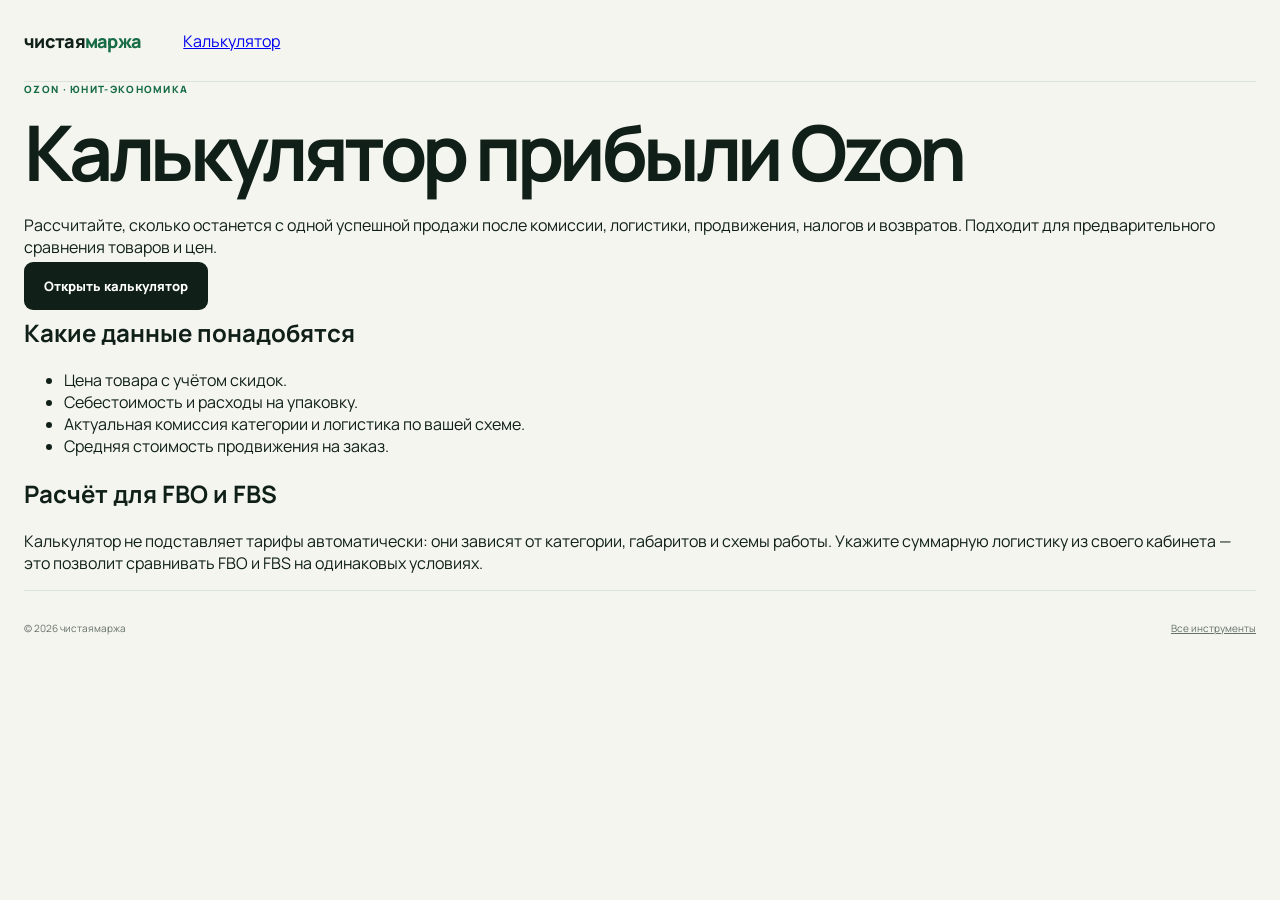
<file: kalkulyator-ozon.html>
<!doctype html><html lang="ru"><head><meta charset="UTF-8"><meta name="viewport" content="width=device-width,initial-scale=1"><title>Калькулятор прибыли Ozon — расчёт юнит-экономики</title><meta name="description" content="Бесплатный расчёт прибыли товара на Ozon: комиссия, логистика, реклама, налог и возвраты."><link rel="canonical" href="https://texyty.github.io/chistaya-marzha/kalkulyator-ozon.html"><link rel="icon" href="favicon.svg" type="image/svg+xml"><link rel="stylesheet" href="styles.css"></head><body><header class="topbar"><a class="brand" href="index.html">чистая<span>маржа</span></a><a class="ghost-link" href="index.html#calculator">Калькулятор</a></header><main><article class="platform-page"><div class="eyebrow">Ozon · юнит-экономика</div><h1>Калькулятор прибыли Ozon</h1><p>Рассчитайте, сколько останется с одной успешной продажи после комиссии, логистики, продвижения, налогов и возвратов. Подходит для предварительного сравнения товаров и цен.</p><a class="primary" href="index.html#calculator">Открыть калькулятор</a><h2>Какие данные понадобятся</h2><ul><li>Цена товара с учётом скидок.</li><li>Себестоимость и расходы на упаковку.</li><li>Актуальная комиссия категории и логистика по вашей схеме.</li><li>Средняя стоимость продвижения на заказ.</li></ul><h2>Расчёт для FBO и FBS</h2><p>Калькулятор не подставляет тарифы автоматически: они зависят от категории, габаритов и схемы работы. Укажите суммарную логистику из своего кабинета — это позволит сравнивать FBO и FBS на одинаковых условиях.</p></article></main><footer><span>© 2026 чистаямаржа</span><a href="index.html">Все инструменты</a></footer></body></html>
</file>
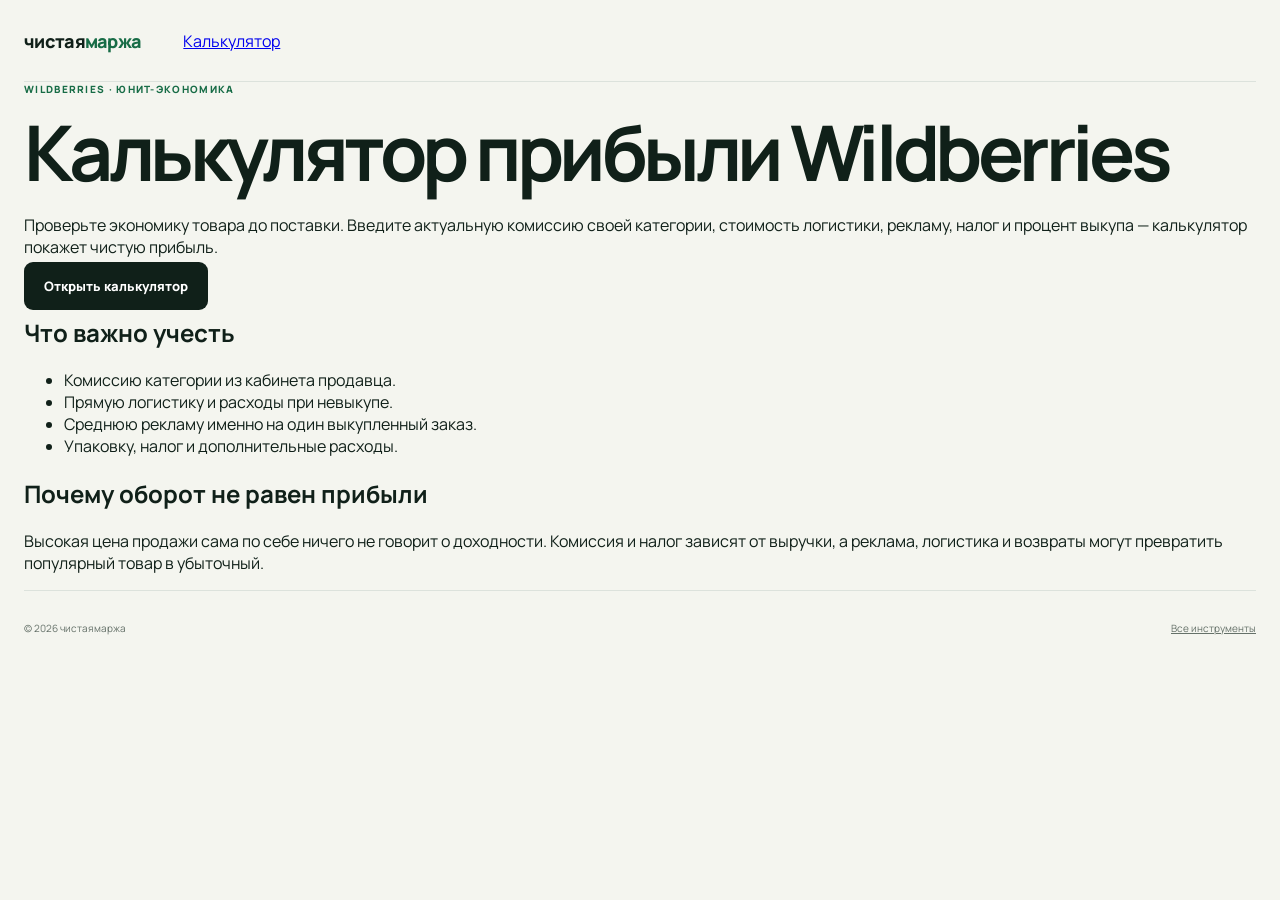
<file: kalkulyator-wildberries.html>
<!doctype html><html lang="ru"><head><meta charset="UTF-8"><meta name="viewport" content="width=device-width,initial-scale=1"><title>Калькулятор прибыли Wildberries — бесплатно</title><meta name="description" content="Рассчитайте прибыль товара на Wildberries с учётом комиссии, логистики, рекламы, налога и процента выкупа."><link rel="canonical" href="https://texyty.github.io/chistaya-marzha/kalkulyator-wildberries.html"><link rel="icon" href="favicon.svg" type="image/svg+xml"><link rel="stylesheet" href="styles.css"></head><body><header class="topbar"><a class="brand" href="index.html">чистая<span>маржа</span></a><a class="ghost-link" href="index.html#calculator">Калькулятор</a></header><main><article class="platform-page"><div class="eyebrow">Wildberries · юнит-экономика</div><h1>Калькулятор прибыли Wildberries</h1><p>Проверьте экономику товара до поставки. Введите актуальную комиссию своей категории, стоимость логистики, рекламу, налог и процент выкупа — калькулятор покажет чистую прибыль.</p><a class="primary" href="index.html#calculator">Открыть калькулятор</a><h2>Что важно учесть</h2><ul><li>Комиссию категории из кабинета продавца.</li><li>Прямую логистику и расходы при невыкупе.</li><li>Среднюю рекламу именно на один выкупленный заказ.</li><li>Упаковку, налог и дополнительные расходы.</li></ul><h2>Почему оборот не равен прибыли</h2><p>Высокая цена продажи сама по себе ничего не говорит о доходности. Комиссия и налог зависят от выручки, а реклама, логистика и возвраты могут превратить популярный товар в убыточный.</p></article></main><footer><span>© 2026 чистаямаржа</span><a href="index.html">Все инструменты</a></footer></body></html>
</file>
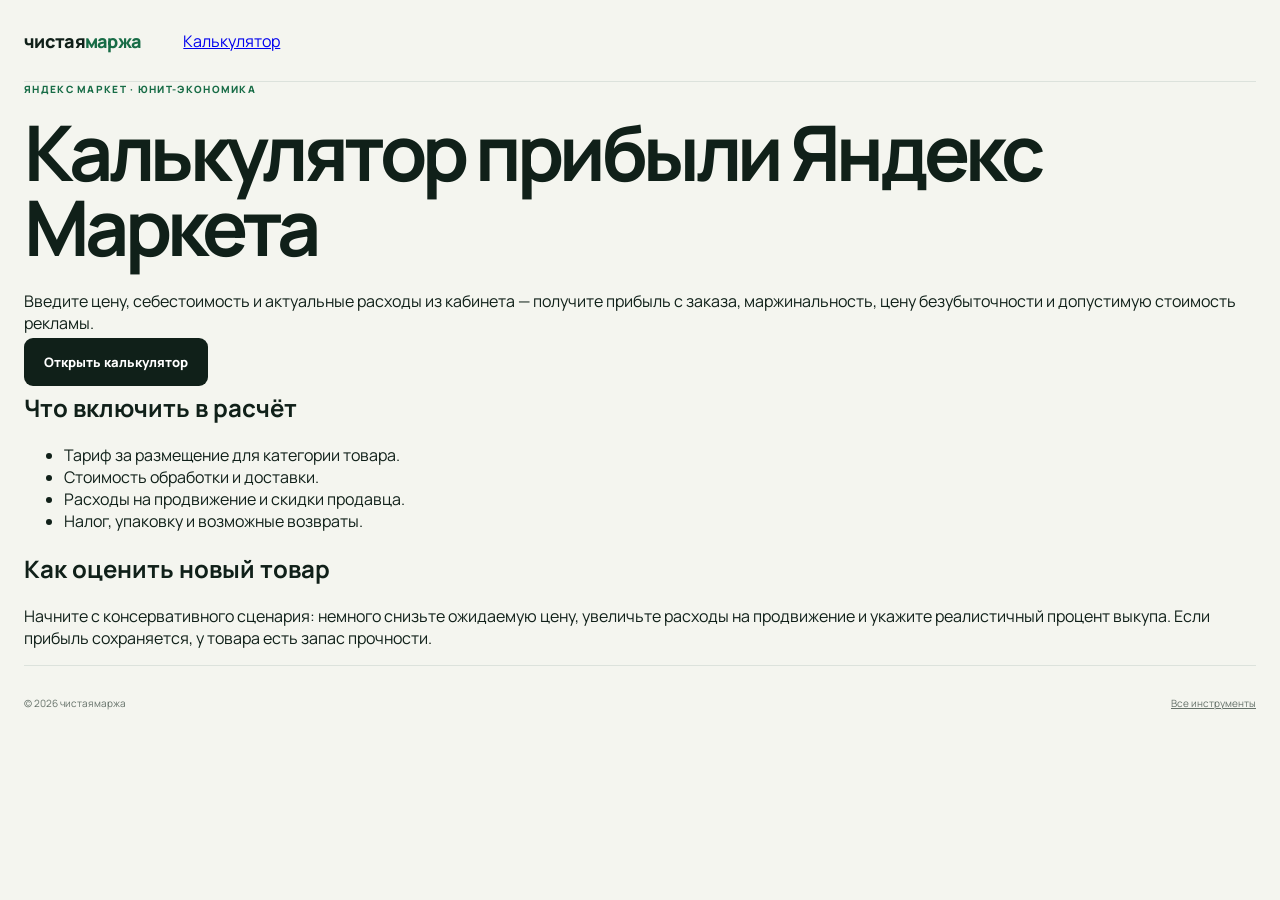
<file: kalkulyator-yandex-market.html>
<!doctype html><html lang="ru"><head><meta charset="UTF-8"><meta name="viewport" content="width=device-width,initial-scale=1"><title>Калькулятор прибыли Яндекс Маркета</title><meta name="description" content="Посчитайте чистую прибыль товара на Яндекс Маркете с учётом тарифов, доставки, рекламы и налогов."><link rel="canonical" href="https://texyty.github.io/chistaya-marzha/kalkulyator-yandex-market.html"><link rel="icon" href="favicon.svg" type="image/svg+xml"><link rel="stylesheet" href="styles.css"></head><body><header class="topbar"><a class="brand" href="index.html">чистая<span>маржа</span></a><a class="ghost-link" href="index.html#calculator">Калькулятор</a></header><main><article class="platform-page"><div class="eyebrow">Яндекс Маркет · юнит-экономика</div><h1>Калькулятор прибыли Яндекс Маркета</h1><p>Введите цену, себестоимость и актуальные расходы из кабинета — получите прибыль с заказа, маржинальность, цену безубыточности и допустимую стоимость рекламы.</p><a class="primary" href="index.html#calculator">Открыть калькулятор</a><h2>Что включить в расчёт</h2><ul><li>Тариф за размещение для категории товара.</li><li>Стоимость обработки и доставки.</li><li>Расходы на продвижение и скидки продавца.</li><li>Налог, упаковку и возможные возвраты.</li></ul><h2>Как оценить новый товар</h2><p>Начните с консервативного сценария: немного снизьте ожидаемую цену, увеличьте расходы на продвижение и укажите реалистичный процент выкупа. Если прибыль сохраняется, у товара есть запас прочности.</p></article></main><footer><span>© 2026 чистаямаржа</span><a href="index.html">Все инструменты</a></footer></body></html>
</file>
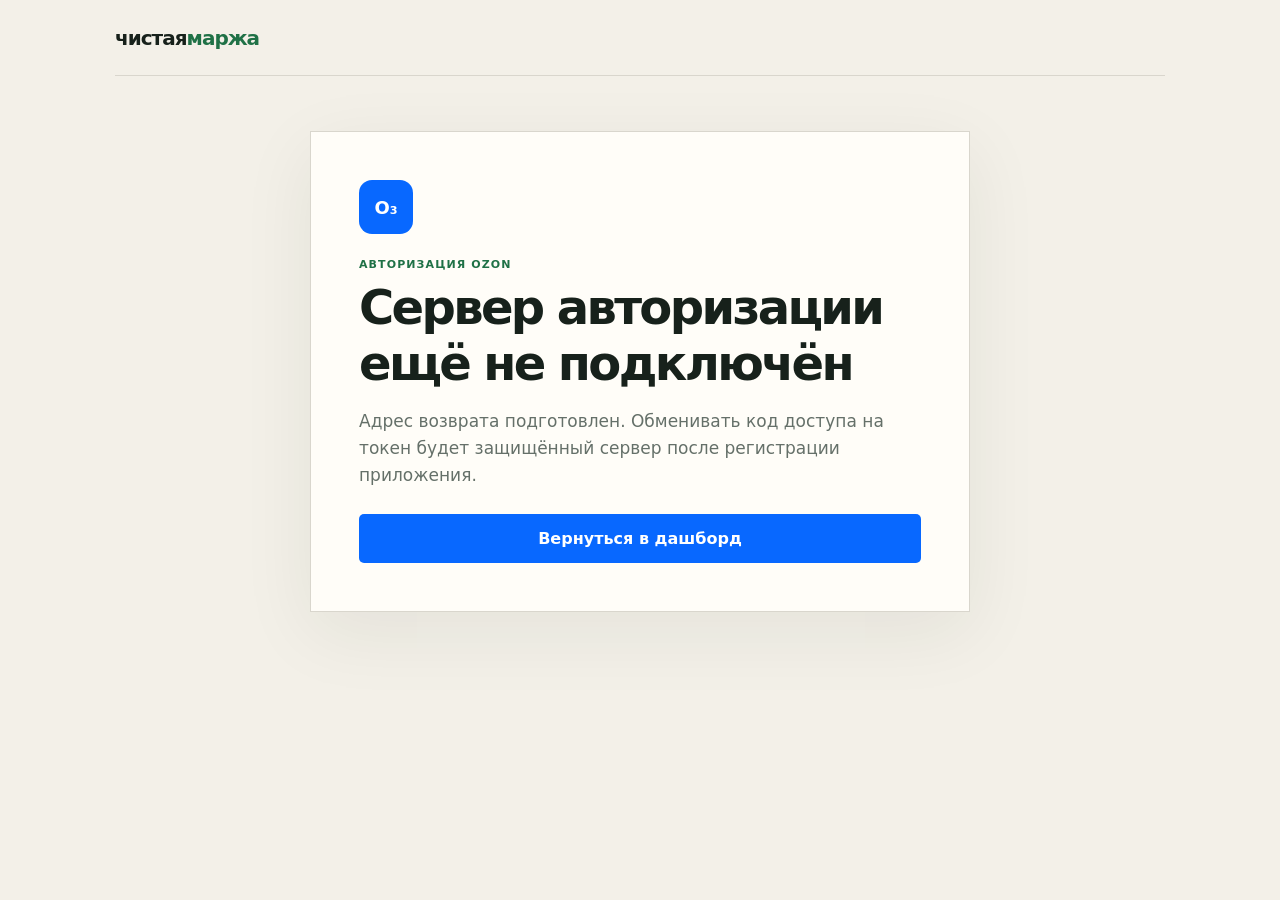
<file: oauth-callback.html>
<!doctype html><html lang="ru"><head><meta charset="UTF-8"><meta name="viewport" content="width=device-width,initial-scale=1"><meta name="robots" content="noindex,nofollow"><title>Подключение Ozon — Чистая маржа</title><link rel="stylesheet" href="connect.css"></head><body><header><a class="brand" href="index.html">чистая<span>маржа</span></a></header><main><section class="connect-card"><div class="service-mark">O₃</div><p class="eyebrow">Авторизация Ozon</p><h1 id="callback-title">Проверяем подключение…</h1><p class="lead" id="callback-text">Страница обрабатывает ответ Ozon.</p><a class="ozon-button" style="display:block;text-align:center;text-decoration:none" href="dashboard.html">Вернуться в дашборд</a></section></main><script>const p=new URLSearchParams(location.search);const error=p.get('error');document.querySelector('#callback-title').textContent=error?'Подключение не выполнено':'Сервер авторизации ещё не подключён';document.querySelector('#callback-text').textContent=error?'Ozon не предоставил доступ. Можно безопасно вернуться и попробовать позднее.':'Адрес возврата подготовлен. Обменивать код доступа на токен будет защищённый сервер после регистрации приложения.';history.replaceState({},'',location.pathname);</script></body></html>
</file>
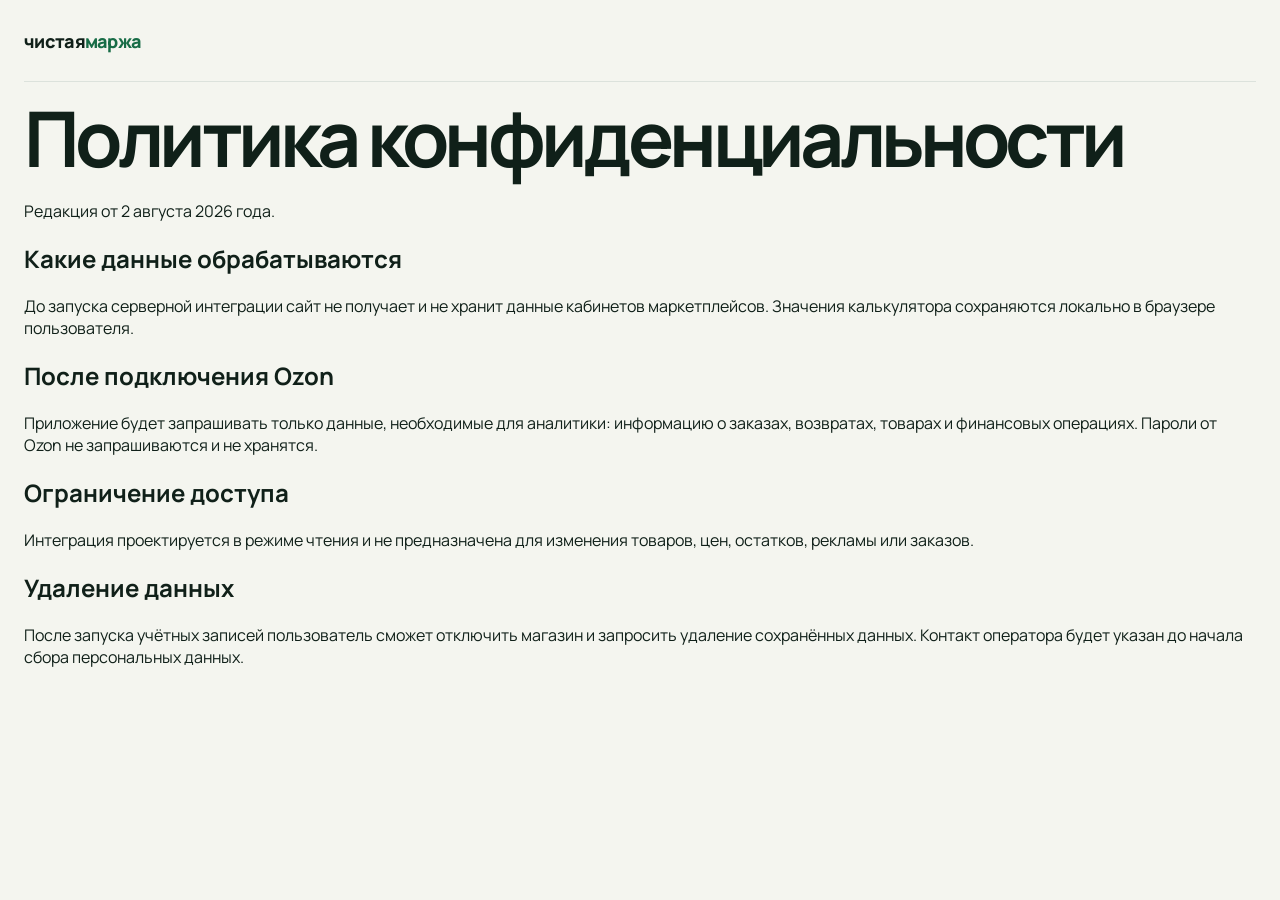
<file: privacy.html>
<!doctype html><html lang="ru"><head><meta charset="UTF-8"><meta name="viewport" content="width=device-width,initial-scale=1"><title>Политика конфиденциальности — Чистая маржа</title><link rel="stylesheet" href="styles.css"></head><body><header class="topbar"><a class="brand" href="index.html">чистая<span>маржа</span></a></header><main><article class="platform-page"><h1>Политика конфиденциальности</h1><p>Редакция от 2 августа 2026 года.</p><h2>Какие данные обрабатываются</h2><p>До запуска серверной интеграции сайт не получает и не хранит данные кабинетов маркетплейсов. Значения калькулятора сохраняются локально в браузере пользователя.</p><h2>После подключения Ozon</h2><p>Приложение будет запрашивать только данные, необходимые для аналитики: информацию о заказах, возвратах, товарах и финансовых операциях. Пароли от Ozon не запрашиваются и не хранятся.</p><h2>Ограничение доступа</h2><p>Интеграция проектируется в режиме чтения и не предназначена для изменения товаров, цен, остатков, рекламы или заказов.</p><h2>Удаление данных</h2><p>После запуска учётных записей пользователь сможет отключить магазин и запросить удаление сохранённых данных. Контакт оператора будет указан до начала сбора персональных данных.</p></article></main></body></html>
</file>
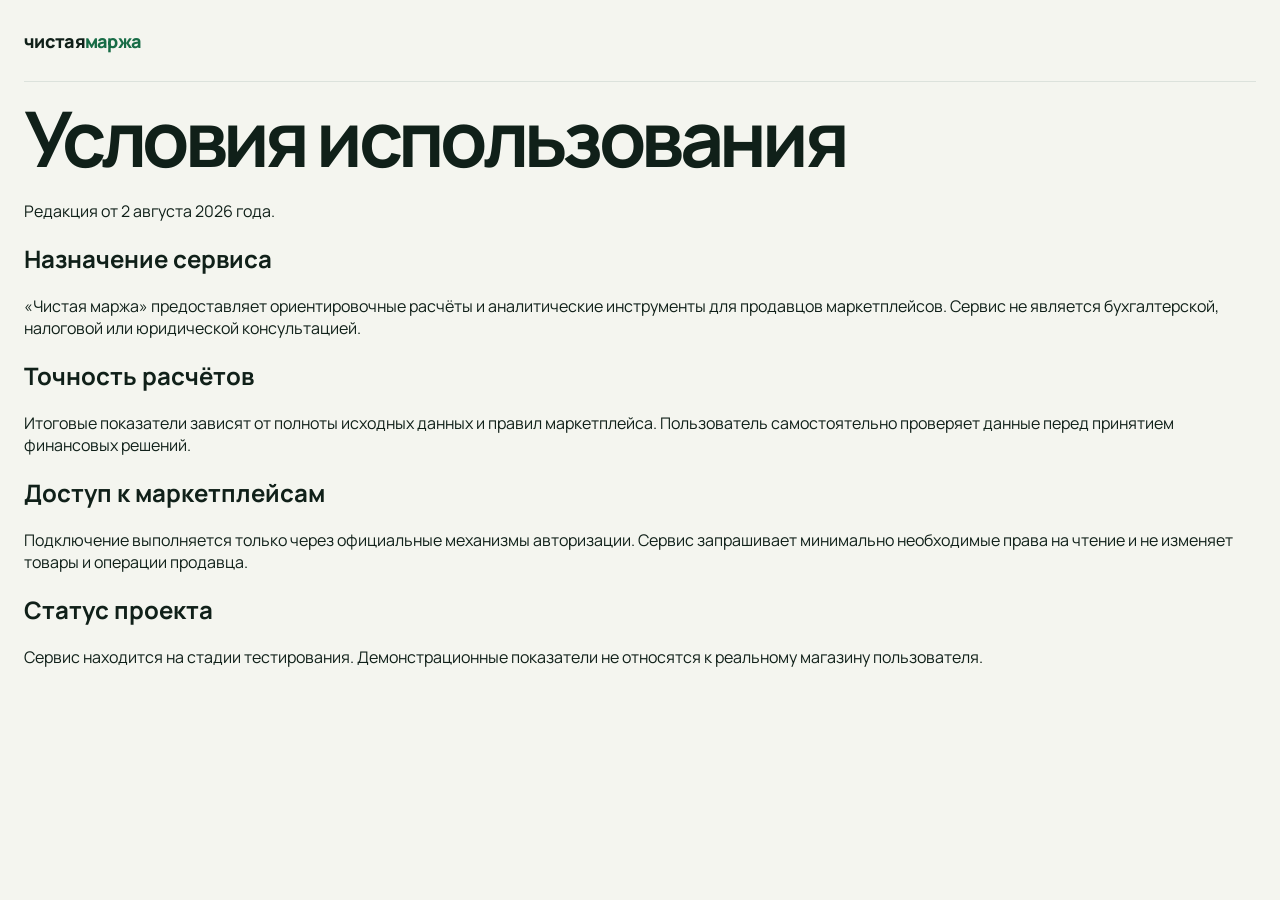
<file: terms.html>
<!doctype html><html lang="ru"><head><meta charset="UTF-8"><meta name="viewport" content="width=device-width,initial-scale=1"><title>Условия использования — Чистая маржа</title><link rel="stylesheet" href="styles.css"></head><body><header class="topbar"><a class="brand" href="index.html">чистая<span>маржа</span></a></header><main><article class="platform-page"><h1>Условия использования</h1><p>Редакция от 2 августа 2026 года.</p><h2>Назначение сервиса</h2><p>«Чистая маржа» предоставляет ориентировочные расчёты и аналитические инструменты для продавцов маркетплейсов. Сервис не является бухгалтерской, налоговой или юридической консультацией.</p><h2>Точность расчётов</h2><p>Итоговые показатели зависят от полноты исходных данных и правил маркетплейса. Пользователь самостоятельно проверяет данные перед принятием финансовых решений.</p><h2>Доступ к маркетплейсам</h2><p>Подключение выполняется только через официальные механизмы авторизации. Сервис запрашивает минимально необходимые права на чтение и не изменяет товары и операции продавца.</p><h2>Статус проекта</h2><p>Сервис находится на стадии тестирования. Демонстрационные показатели не относятся к реальному магазину пользователя.</p></article></main></body></html>
</file>
<file: styles.css>
@import url('https://fonts.googleapis.com/css2?family=Manrope:wght@400;500;600;700;800&family=Playfair+Display:ital,wght@1,600&display=swap');
:root{--ink:#102019;--muted:#657169;--paper:#f4f5ef;--card:#fff;--line:#dce2dc;--green:#176c46;--lime:#d7fa72;--blue:#2267ff;--red:#c0483e}*{box-sizing:border-box}html{scroll-behavior:smooth}body{margin:0;background:var(--paper);color:var(--ink);font-family:Manrope,system-ui,sans-serif}.topbar,main,footer{width:min(1240px,calc(100% - 48px));margin:auto}.topbar{height:82px;display:flex;align-items:center;gap:42px;border-bottom:1px solid var(--line)}.brand{display:flex;align-items:center;color:var(--ink);text-decoration:none;font-size:18px;font-weight:800;letter-spacing:-.7px}.brand i{display:grid;place-items:center;width:30px;height:30px;margin-right:9px;border-radius:9px;background:var(--ink);color:var(--lime);font-style:normal}.brand span{color:var(--green)}.topbar nav{display:flex;gap:28px;margin-right:auto}.topbar nav a,.login-link{color:var(--muted);text-decoration:none;font-size:12px;font-weight:700}.topbar nav a:hover{color:var(--ink)}.top-actions{display:flex;align-items:center;gap:18px}.currency-control{display:flex;align-items:center;gap:8px;color:var(--muted);font-size:10px}.currency-control select{width:auto;padding:8px 28px 8px 10px}.login-link{padding:10px 15px;border:1px solid var(--line);border-radius:9px;color:var(--ink)}select,input{border:1px solid var(--line);border-radius:8px;background:#fff;color:var(--ink);font:inherit;outline:0}.hero{min-height:650px;display:grid;grid-template-columns:1.05fr .95fr;gap:70px;align-items:center;padding:80px 0}.eyebrow,.section-kicker{color:var(--green);font-size:10px;font-weight:800;letter-spacing:.13em;text-transform:uppercase}.eyebrow span{display:inline-block;width:7px;height:7px;margin-right:7px;border-radius:50%;background:var(--green)}h1{margin:18px 0 25px;font-size:clamp(48px,6vw,82px);line-height:.98;letter-spacing:-.06em}h1 em{color:var(--green);font-family:'Playfair Display',serif;font-weight:600}.hero-copy>p{max-width:630px;color:var(--muted);font-size:19px;line-height:1.65}.hero-actions{display:flex;gap:12px;margin-top:32px}.primary,.secondary-link{padding:15px 20px;border-radius:9px;text-decoration:none;font-size:13px;font-weight:800}.primary{background:var(--ink);color:#fff}.secondary-link{border:1px solid var(--line);color:var(--ink);background:#fff}.trust-row{display:flex;gap:22px;margin-top:27px;color:var(--muted);font-size:10px}.hero-visual{position:relative;min-height:480px;padding:45px 0 0 45px;background:radial-gradient(circle at 70% 30%,#d7fa72 0,transparent 32%),linear-gradient(145deg,#e2eee5,#f0f0e7);border-radius:32px}.mini-window{width:88%;padding:28px;background:#10231a;color:#fff;border-radius:18px;box-shadow:0 28px 80px rgba(16,32,25,.2)}.window-head{display:flex;justify-content:space-between;color:#a8b8ae;font-size:10px}.window-head b{padding:5px 8px;background:#20382a;border-radius:6px}.mini-window>strong{display:block;margin:25px 0 5px;font-size:39px;letter-spacing:-.05em}.mini-window>small{color:#a7df7a}.bars{height:150px;display:flex;align-items:end;gap:9px;margin:25px 0 18px;border-bottom:1px solid #34503e}.bars i{flex:1;background:linear-gradient(var(--lime),#5b9e63);border-radius:5px 5px 0 0}.mini-metrics{display:grid;grid-template-columns:repeat(3,1fr);gap:8px}.mini-metrics span{color:#8fa095;font-size:9px}.mini-metrics b{display:block;color:#fff;font-size:16px}.float-card{position:absolute;right:-12px;bottom:25px;width:240px;padding:18px;background:#fff;border:1px solid var(--line);border-radius:13px;box-shadow:0 20px 50px rgba(16,32,25,.14)}.float-card span,.float-card small{display:block;color:var(--muted);font-size:9px}.float-card b{display:block;margin:7px 0;color:var(--red)}.logos{display:flex;align-items:center;justify-content:space-between;gap:20px;padding:28px 0;border-top:1px solid var(--line);border-bottom:1px solid var(--line);color:#8a938d}.logos span{font-size:9px;text-transform:uppercase;letter-spacing:.12em}.logos b{font-size:15px}.calculator{display:grid;grid-template-columns:1.45fr .75fr;gap:18px;align-items:start;padding:115px 0}.calc-panel,.result-panel{background:#fff;border:1px solid var(--line);border-radius:18px}.calc-panel{padding:35px}.calc-title{display:flex;justify-content:space-between;align-items:start}.calc-title h2,.section-head h2{margin:8px 0;font-size:36px;letter-spacing:-.045em}.calc-title p,.section-head>p{color:var(--muted);font-size:12px}.calc-title button{border:0;background:none;color:var(--muted);text-decoration:underline;cursor:pointer}.context-row,.fields{display:grid;grid-template-columns:1fr 1fr;gap:15px}.context-row{margin:28px 0 15px;padding:18px;background:#f4f6f2;border-radius:11px}.fields label,.context-row label{color:var(--muted);font-size:10px;font-weight:700}.fields input,.context-row select{width:100%;margin-top:7px;padding:12px}.fields label span{float:right;color:#9aa39d;font-size:8px}.calc-note{margin-top:22px;padding:13px 15px;border-left:3px solid var(--green);background:#edf5e7;color:var(--muted);font-size:10px;line-height:1.55}.result-panel{position:sticky;top:15px;padding:32px;background:var(--ink);color:#fff}.result-label{color:#9aac9f;font-size:11px}.result-panel>strong{display:block;margin:13px 0 5px;font-size:46px;letter-spacing:-.055em}.profit-state{font-size:10px}.profit-state.positive{color:var(--lime)}.profit-state.negative{color:#ff9b91}.margin-ring{display:grid;place-items:center;width:105px;height:105px;margin:25px 0;border:10px solid #2c4637;border-top-color:var(--lime);border-radius:50%}.margin-ring div{text-align:center}.margin-ring b,.margin-ring span{display:block}.margin-ring span{color:#8fa095;font-size:9px}.result-panel dl{margin:0}.result-panel dl div{display:flex;justify-content:space-between;padding:12px 0;border-bottom:1px solid #2b4034;font-size:11px}.result-panel dt{color:#98a89d}.result-panel dd{margin:0;font-weight:800}.result-panel button{width:100%;margin-top:22px;padding:13px;border:0;border-radius:8px;background:var(--lime);color:var(--ink);font-weight:800;cursor:pointer}.result-panel>p{color:#7e9084;font-size:8px;line-height:1.5}.features,.rates{padding-bottom:115px}.section-head{max-width:740px;margin-bottom:35px}.section-head h2{font-size:48px}.feature-grid{display:grid;grid-template-columns:1fr 1fr;gap:14px}.feature-grid article{min-height:260px;padding:30px;border:1px solid var(--line);border-radius:16px;background:#fff}.feature-grid .feature-wide{grid-row:span 2;min-height:534px;background:linear-gradient(145deg,#123022,#1c593a);color:#fff}.feature-grid article>span{color:#8f9a93;font-size:10px}.feature-grid h3{margin:35px 0 12px;font-size:27px;letter-spacing:-.04em}.feature-grid p{color:#7c8981;font-size:13px;line-height:1.7}.feature-wide p{color:#b3c4b8}.currency-stack{display:flex;margin-top:75px}.currency-stack i{display:grid;place-items:center;width:70px;height:70px;margin-left:-8px;border:1px solid #50735e;border-radius:50%;background:#1c4830;color:var(--lime);font-size:25px;font-style:normal}.rate-grid{display:grid;grid-template-columns:repeat(4,1fr);gap:12px}.rate-grid article{padding:24px;border:1px solid var(--line);border-radius:14px;background:#fff}.rate-logo{display:grid;place-items:center;width:42px;height:42px;border-radius:10px;color:#fff;font-weight:800}.rate-logo.ozon{background:#1769ff}.rate-logo.wb{background:#a73ad1}.rate-logo.ya{background:#f33}.rate-logo.tax{background:var(--green)}.rate-grid h3{font-size:20px}.rate-grid ul{min-height:130px;padding-left:17px;color:var(--muted);font-size:11px;line-height:1.75}.rate-grid article>span{display:block;padding-top:13px;border-top:1px solid var(--line);color:var(--green);font-size:9px;font-weight:800}.cta{display:flex;align-items:end;justify-content:space-between;gap:50px;margin-bottom:80px;padding:55px;border-radius:22px;background:var(--lime)}.cta span{font-size:10px;font-weight:800;text-transform:uppercase}.cta h2{max-width:800px;margin:12px 0 0;font-size:42px;line-height:1.1;letter-spacing:-.045em}.cta a{flex:none;padding:15px 20px;border-radius:9px;background:var(--ink);color:#fff;text-decoration:none;font-size:12px;font-weight:800}footer{display:flex;align-items:center;justify-content:space-between;padding:30px 0;border-top:1px solid var(--line);color:var(--muted);font-size:10px}footer div{display:flex;gap:18px}footer a{color:inherit}
@media(max-width:950px){.topbar nav{display:none}.hero{grid-template-columns:1fr}.hero-visual{min-height:420px}.calculator{grid-template-columns:1fr}.result-panel{position:static}.rate-grid{grid-template-columns:1fr 1fr}.cta{align-items:start;flex-direction:column}}@media(max-width:600px){.topbar,main,footer{width:min(100% - 24px,1240px)}.topbar{gap:12px}.currency-control span{display:none}.hero{padding:55px 0}.hero-visual{padding:20px;min-height:390px}.mini-window{width:100%}.float-card{right:8px}.trust-row,.logos{flex-wrap:wrap}.context-row,.fields,.feature-grid,.rate-grid{grid-template-columns:1fr}.feature-grid .feature-wide{min-height:420px}.section-head h2{font-size:36px}.cta{padding:30px}.cta h2{font-size:31px}footer{align-items:flex-start;flex-direction:column}.top-actions{gap:7px}.login-link{padding:9px}}

/* Motion system: GPU-friendly transforms only, with an accessibility fallback. */
@keyframes heroRise{from{opacity:0;transform:translateY(22px)}to{opacity:1;transform:none}}@keyframes visualIn{from{opacity:0;transform:translate(20px,12px) scale(.97)}to{opacity:1;transform:none}}@keyframes barGrow{from{transform:scaleY(0)}to{transform:scaleY(1)}}@keyframes cardFloat{0%,100%{transform:translateY(0)}50%{transform:translateY(-8px)}}@keyframes pulseDot{0%,100%{box-shadow:0 0 0 0 rgba(23,108,70,.28)}50%{box-shadow:0 0 0 7px rgba(23,108,70,0)}}@keyframes valuePop{0%{transform:scale(.96);opacity:.65}100%{transform:scale(1);opacity:1}}
.hero-copy>*{opacity:0;animation:heroRise .7s cubic-bezier(.2,.8,.2,1) forwards}.hero-copy>*:nth-child(2){animation-delay:.08s}.hero-copy>*:nth-child(3){animation-delay:.16s}.hero-copy>*:nth-child(4){animation-delay:.24s}.hero-copy>*:nth-child(5){animation-delay:.32s}.hero-visual{opacity:0;animation:visualIn .9s .18s cubic-bezier(.2,.8,.2,1) forwards}.bars i{transform-origin:bottom;animation:barGrow .75s cubic-bezier(.2,.8,.2,1) both}.bars i:nth-child(2){animation-delay:.08s}.bars i:nth-child(3){animation-delay:.16s}.bars i:nth-child(4){animation-delay:.24s}.bars i:nth-child(5){animation-delay:.32s}.bars i:nth-child(6){animation-delay:.4s}.bars i:nth-child(7){animation-delay:.48s}.float-card{animation:cardFloat 4.5s ease-in-out infinite}.eyebrow span{animation:pulseDot 2.4s infinite}.primary,.secondary-link,.login-link,.cta a,.result-panel button{transition:transform .2s ease,box-shadow .2s ease,background .2s ease}.primary:hover,.cta a:hover,.result-panel button:hover{transform:translateY(-2px);box-shadow:0 12px 28px rgba(16,32,25,.17)}.secondary-link:hover,.login-link:hover{transform:translateY(-2px);border-color:#aeb9b0}.feature-grid article,.rate-grid article,.calc-panel,.result-panel{transition:transform .28s ease,box-shadow .28s ease,border-color .28s ease}.feature-grid article:hover,.rate-grid article:hover{transform:translateY(-5px);border-color:#b7c7ba;box-shadow:0 18px 45px rgba(16,32,25,.08)}.currency-stack i{transition:transform .25s ease,background .25s ease}.currency-stack i:hover{z-index:2;transform:translateY(-9px) rotate(-5deg);background:#2b6845}.reveal{opacity:0;transform:translateY(24px);transition:opacity .65s ease,transform .65s cubic-bezier(.2,.8,.2,1)}.reveal.is-visible{opacity:1;transform:none}.value-pop{animation:valuePop .24s ease}.logos b{transition:color .2s ease,transform .2s ease}.logos b:hover{color:var(--green);transform:translateY(-2px)}
@media(prefers-reduced-motion:reduce){*,*::before,*::after{scroll-behavior:auto!important;animation-duration:.01ms!important;animation-iteration-count:1!important;transition-duration:.01ms!important}.reveal{opacity:1;transform:none}}

/* Custom selects and form controls */
.smart-select{position:relative;width:100%;margin-top:7px}.smart-select>select{position:absolute!important;width:1px!important;height:1px!important;margin:0!important;padding:0!important;opacity:0!important;pointer-events:none}.smart-select__trigger{display:flex;align-items:center;justify-content:space-between;width:100%;min-height:46px;padding:0 15px;border:1px solid #d6ded7;border-radius:11px;background:linear-gradient(180deg,#fff,#fbfcfa);color:var(--ink);font:600 12px Manrope,system-ui,sans-serif;text-align:left;cursor:pointer;box-shadow:0 1px 0 rgba(16,32,25,.02);transition:border-color .2s ease,box-shadow .2s ease,transform .2s ease}.smart-select__trigger:hover{border-color:#aabbb0;box-shadow:0 7px 18px rgba(16,32,25,.06)}.smart-select__trigger:focus-visible{outline:0;border-color:var(--green);box-shadow:0 0 0 4px rgba(23,108,70,.11)}.smart-select__trigger>i{width:8px;height:8px;border-right:1.8px solid var(--ink);border-bottom:1.8px solid var(--ink);transform:translateY(-2px) rotate(45deg);transition:transform .22s ease}.smart-select.is-open .smart-select__trigger{position:relative;z-index:32;border-color:var(--green);box-shadow:0 0 0 4px rgba(23,108,70,.1)}.smart-select.is-open .smart-select__trigger>i{transform:translateY(2px) rotate(225deg)}.smart-select__menu{position:absolute;z-index:40;top:calc(100% + 8px);left:0;width:100%;padding:7px;border:1px solid rgba(16,32,25,.1);border-radius:14px;background:rgba(255,255,255,.98);box-shadow:0 22px 55px rgba(16,32,25,.16),0 4px 12px rgba(16,32,25,.06);backdrop-filter:blur(14px);transform-origin:top;animation:selectMenuIn .18s cubic-bezier(.2,.8,.2,1)}.smart-select__option{display:flex;align-items:center;justify-content:space-between;width:100%;padding:11px 12px;border:0;border-radius:9px;background:transparent;color:#314038;font:500 11px Manrope,system-ui,sans-serif;text-align:left;cursor:pointer;transition:background .16s ease,color .16s ease,transform .16s ease}.smart-select__option:hover,.smart-select__option:focus-visible{outline:0;background:#edf4eb;color:var(--green);transform:translateX(2px)}.smart-select__option>i{display:grid;place-items:center;width:20px;height:20px;border-radius:50%;background:var(--green);color:#fff;font-size:10px;font-style:normal;opacity:0;transform:scale(.7);transition:opacity .16s ease,transform .16s ease}.smart-select__option.is-selected{background:#e7f2e3;color:var(--green);font-weight:800}.smart-select__option.is-selected>i{opacity:1;transform:scale(1)}.currency-control .smart-select{width:108px;margin:0}.currency-control .smart-select__trigger{min-height:36px;padding:0 11px;border-radius:9px;font-size:10px}.fields input{min-height:46px;padding:0 14px!important;border-radius:11px;background:linear-gradient(180deg,#fff,#fbfcfa);font-weight:600;transition:border-color .2s ease,box-shadow .2s ease,transform .2s ease}.fields input:hover{border-color:#aabbb0}.fields input:focus{border-color:var(--green);box-shadow:0 0 0 4px rgba(23,108,70,.1);transform:translateY(-1px)}@keyframes selectMenuIn{from{opacity:0;transform:translateY(-6px) scale(.98)}to{opacity:1;transform:none}}

.rate-logo.brand-logo{display:flex;width:132px;height:44px;padding:8px 10px;border:1px solid #e3e7e2;border-radius:11px;background:#fff;box-shadow:0 5px 16px rgba(16,32,25,.05)}.rate-logo.brand-logo img{display:block;width:100%;height:100%;object-fit:contain;object-position:left center}.rate-logo.brand-logo.ozon,.rate-logo.brand-logo.wb,.rate-logo.brand-logo.ya{background:#fff}.rate-grid article:hover .brand-logo{transform:translateY(-2px);box-shadow:0 9px 22px rgba(16,32,25,.09)}.brand-logo{transition:transform .24s ease,box-shadow .24s ease}
@import url('https://fonts.googleapis.com/css2?family=Manrope:wght@400;500;600;700;800&display=swap');body{font-family:Manrope,Inter,system-ui,sans-serif}
</file>
<file: connect.css>
:root{--ink:#17211b;--muted:#657069;--paper:#f3f0e8;--card:#fffdf8;--line:#d9d6cd;--green:#1f7146;--blue:#0868ff;--red:#a3392f}*{box-sizing:border-box}body{margin:0;background:var(--paper);color:var(--ink);font-family:Inter,ui-sans-serif,system-ui,-apple-system,"Segoe UI",sans-serif}header{width:min(1050px,calc(100% - 32px));height:76px;margin:auto;display:flex;align-items:center;justify-content:space-between;border-bottom:1px solid var(--line)}header a{color:var(--ink);font-size:13px;text-underline-offset:4px}.brand{font-size:20px;text-decoration:none;font-weight:850;letter-spacing:-1px}.brand span{color:var(--green)}main{display:grid;place-items:center;padding:55px 16px 90px}.connect-card{width:min(660px,100%);background:var(--card);border:1px solid var(--line);padding:clamp(24px,5vw,48px);box-shadow:0 20px 70px rgba(30,41,34,.07)}.service-mark{display:grid;place-items:center;width:54px;height:54px;border-radius:13px;background:var(--blue);color:#fff;font-weight:900;font-size:18px}.eyebrow{margin:24px 0 8px;color:var(--green);font-size:11px;font-weight:800;letter-spacing:.1em;text-transform:uppercase}h1{margin:0;font-size:clamp(32px,6vw,48px);letter-spacing:-.055em}h2{font-size:14px;margin:25px 0 12px}.lead{color:var(--muted);font-size:17px;line-height:1.6}.flow{display:grid;grid-template-columns:1fr 22px 1fr 22px 1fr;align-items:center;margin:30px 0;padding:18px;background:#f5f5f1;border-radius:7px}.flow div{display:flex;align-items:center;gap:8px}.flow b{display:grid;place-items:center;width:25px;height:25px;border:1px solid var(--line);border-radius:50%;font-size:11px}.flow .done b{background:var(--green);color:#fff;border-color:var(--green)}.flow span{font-size:11px;font-weight:750}.flow small{display:block;margin-top:3px;color:var(--muted);font-size:9px;font-weight:400}.flow i{height:1px;background:var(--line)}.permissions{border-top:1px solid var(--line);border-bottom:1px solid var(--line);padding:2px 0 20px}.permissions ul{list-style:none;padding:0;margin:0;display:grid;gap:10px;color:var(--muted);font-size:13px}.permissions li span{display:inline-block;width:20px;color:var(--green);font-weight:900}.permissions .denied li span{color:var(--red)}.ozon-button{width:100%;margin-top:24px;border:0;border-radius:5px;background:var(--blue);color:#fff;padding:15px;font-weight:800;cursor:pointer}.ozon-button:hover{background:#0058dd}.availability{text-align:center;color:var(--muted);font-size:11px}.availability span{display:inline-block;width:7px;height:7px;border-radius:50%;background:#d9a422}.legal{text-align:center;color:var(--muted);font-size:10px}.legal a{color:inherit}dialog{width:min(440px,calc(100% - 24px));border:0;border-radius:9px;padding:35px;box-shadow:0 25px 90px rgba(0,0,0,.28)}dialog::backdrop{background:rgba(15,22,18,.65)}dialog button{position:absolute;right:13px;top:10px;border:0;background:none;font-size:24px;cursor:pointer}dialog h2{font-size:25px;margin:15px 0 7px}dialog p{color:var(--muted);line-height:1.6}dialog a{display:block;background:var(--ink);color:#fff;text-align:center;text-decoration:none;padding:13px;border-radius:4px;font-weight:750}.clock{font-size:30px}@media(max-width:580px){.flow{grid-template-columns:1fr;gap:10px}.flow i{display:none}.flow div{padding:4px 0}}
</file>
